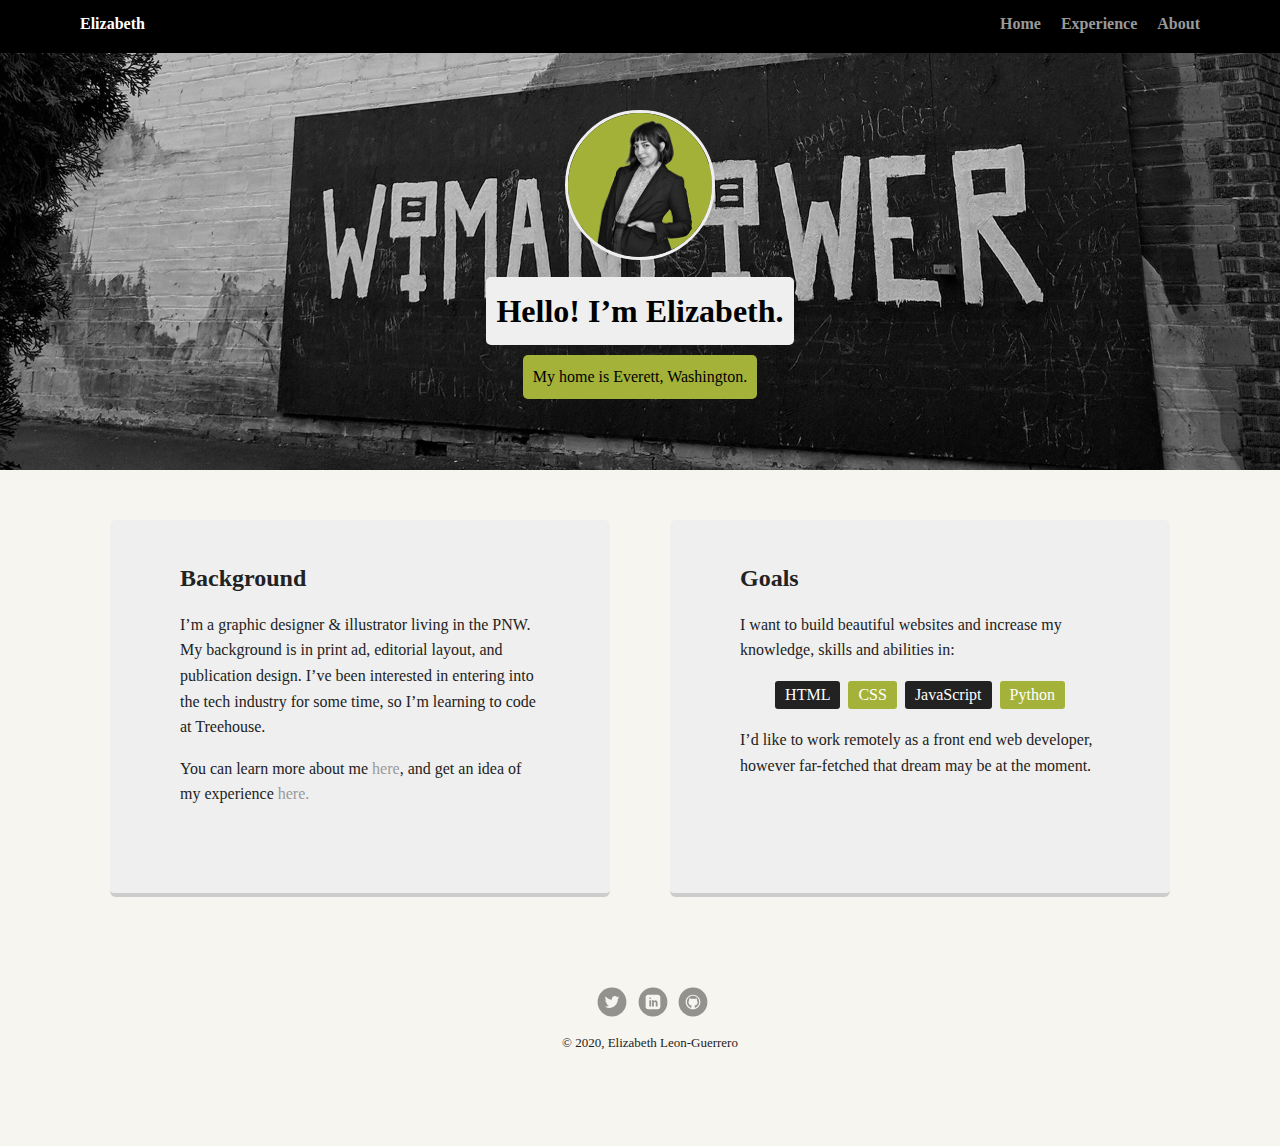
<file: index.html>
<!doctype html>
<html lang="en">
<head>
  <meta charset="utf-8">
  <title>Elizabeth Leon-Guerrero's Profile</title>
  <meta name="viewport" content="width=device-width, initial-scale=1.0">
  <link rel="stylesheet" href="styles.css">
  <link rel="icon" type="image/png" href="images/favicon.ico">
  <link href="https://fonts.googleapis.com/css?family=Muli%7CRoboto:400,300,500,700,900" rel="stylesheet">
</head>
  <body>

    <nav class="main-nav">
        <ul class="nav">
          <li class="name">Elizabeth</li>
          <li><a href="index.html">Home</a></li>
          <li><a href="pages/experience.html">Experience</a></li>
          <li><a href="pages/about.html">About</a></li>
        </ul>
      </nav>

    <header>
      <img src="images/new_profile_pic.png" alt="Photo of Elizabeth Leon-Guerrero" class="profile-image">
      <h1 class="tag name">Hello! I’m Elizabeth.</h1>
      <p class="tag location">My home is Everett, Washington.</p>
    </header>

    <main class="flex">
      <section class="card">
        <h2>Background</h2>
        <p>I’m a graphic designer &amp; illustrator living in the PNW. My background is in print ad, editorial layout, and publication design. I’ve been interested in entering into the tech industry for some time, so I’m learning to code at Treehouse.</p>
        <p>You can learn more about me <a href="pages/about.html">here</a>, and get an idea of my experience <a href="pages/experience.html">here.</a></p>
      </section> 

      <section class="card">
        <h2>Goals</h2>
        <p>I want to build beautiful websites and increase my knowledge, skills and abilities in:</p>
        <ul class="skills">
          <li>HTML</li>
          <li>CSS</li>
          <li>JavaScript</li>
          <li>Python</li>
        </ul>
        <p>I’d like to work remotely as a front end web developer, however far-fetched that dream may be at the moment.</p>
      </section> 

    </main>
    <footer>
      <ul>
        <li><a href="https://twitter.com/stoicandpariah" class="social twitter" target="_blank">Twitter</a></li>
        <li><a href="https://linkedin.com/in/elizabethleonguerrero" class="social linkedin" target="_blank">LinkedIn</a></li>
        <li><a href="https://github.com/discolizzy" class="social github" target="_blank">Github</a></li>
      </ul>
      <p class="copyright"><small>&copy; 2020, Elizabeth Leon-Guerrero</small></p>
    </footer>
  </body>
  </html>
</file>
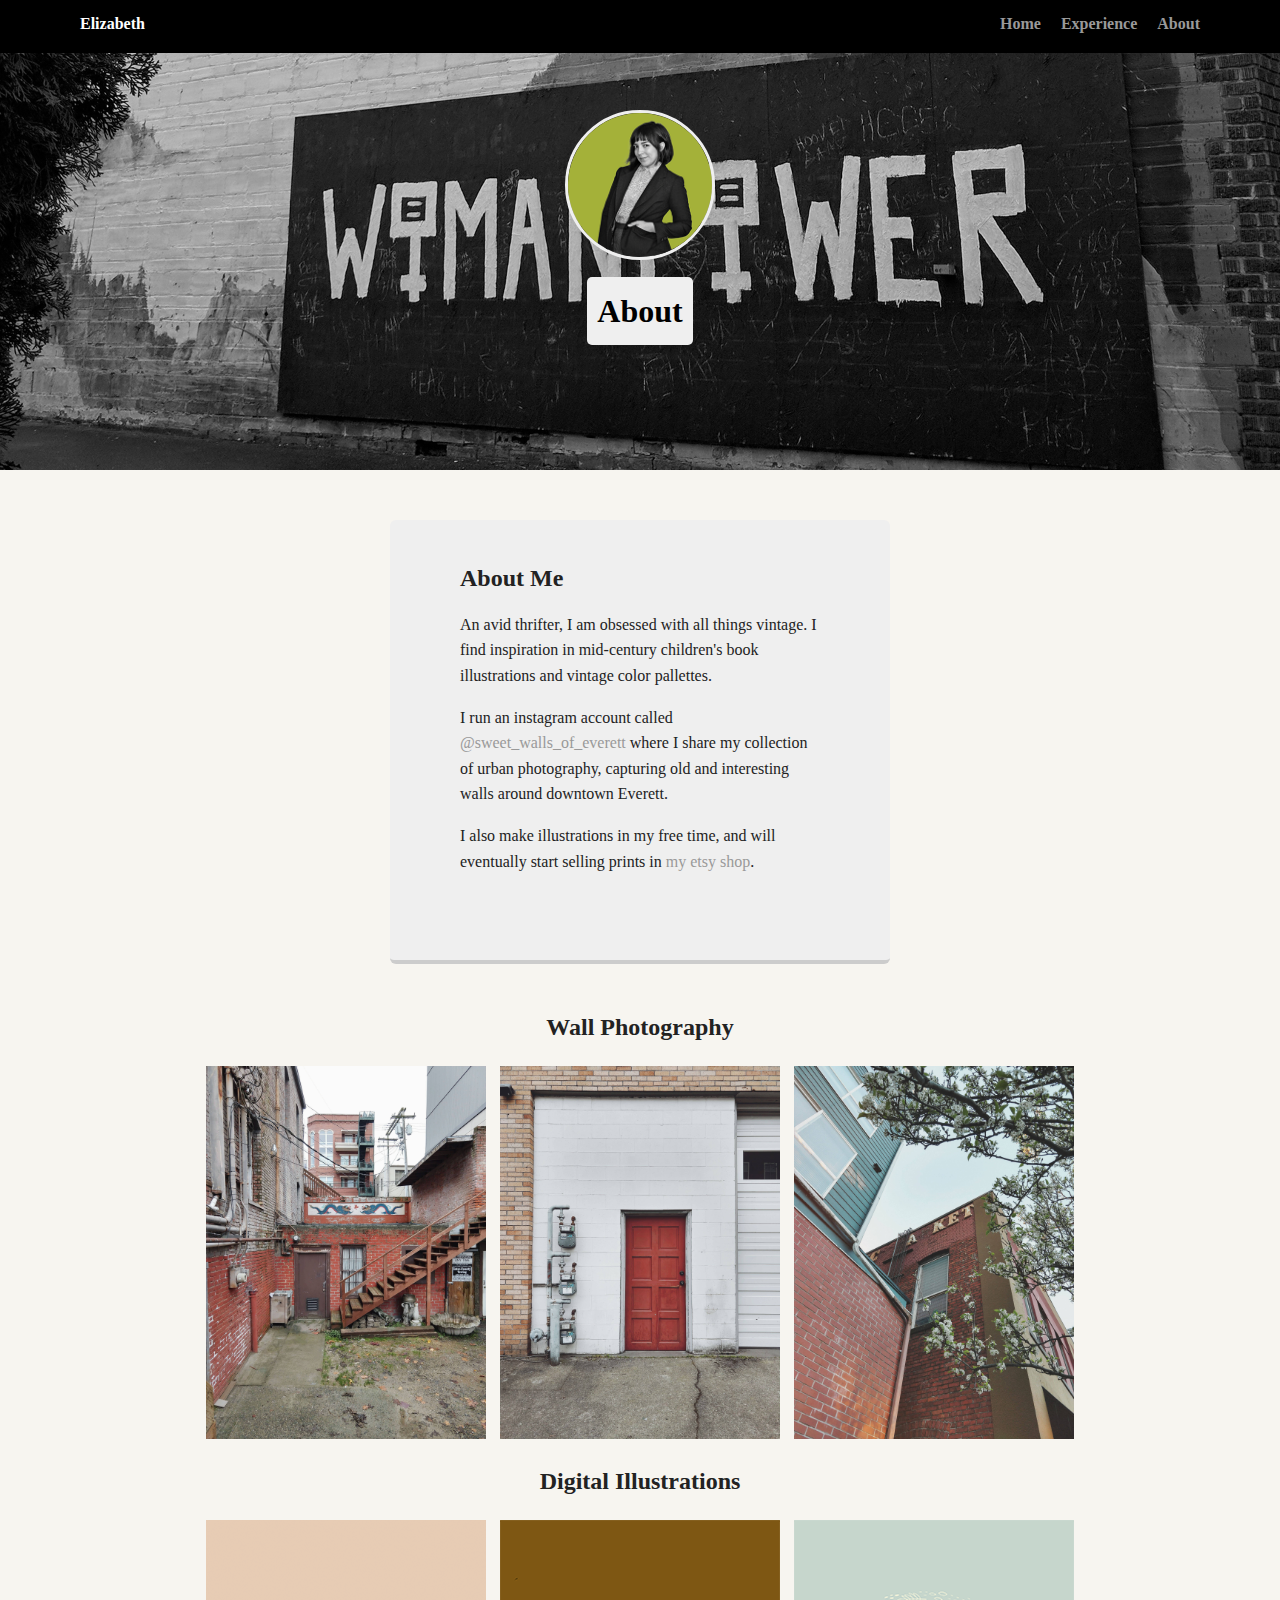
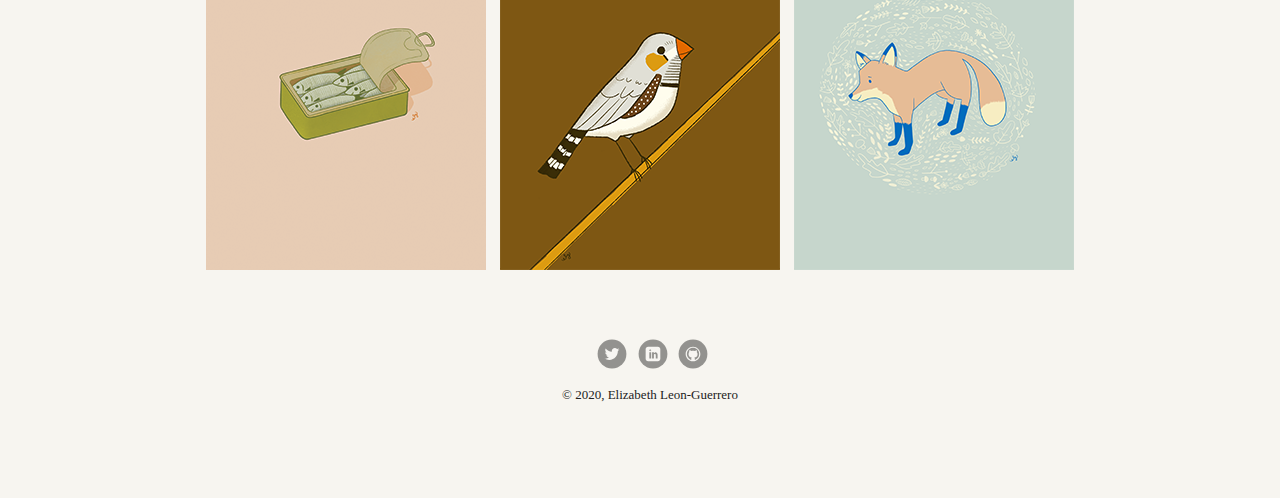
<file: pages/about.html>
<!DOCTYPE html>
<html lang="en">
<head>
    <meta charset="utf-8">
    <title>About</title>
    <meta name="viewport" content="width=device-width, initial-scale=1.0">
    <link rel="stylesheet" href="../styles.css">
    <link rel="icon" type="image/png" href="../images/favicon.ico">
    <link href="https://fonts.googleapis.com/css?family=Muli%7CRoboto:400,300,500,700,900" rel="stylesheet">
</head>
<body>
    <nav class="main-nav">
        <ul class="nav">
          <li class="name">Elizabeth</li>
          <li><a href="../index.html">Home</a></li>
          <li><a href="../pages/experience.html">Experience</a></li>
          <li><a href="../pages/about.html">About</a></li>
        </ul>
      </nav>

    <header>
        <img src="../images/new_profile_pic.png" alt="Photo of Elizabeth Leon-Guerrero" class="profile-image">
        <h1 class="tag name">About</h1>
    </header>   
    
    <main class="flex">
        <section class="card">
            <h2>About Me</h2>
            <p>An avid thrifter, I am obsessed with all things vintage. I find inspiration in mid-century children's book illustrations and vintage color pallettes. </p>
            <p>I run an instagram account called <a href="https://www.instagram.com/sweet_walls_of_everett/" target="_blank">&#64;sweet_walls_of_everett</a> where I share my collection of urban photography, capturing old and interesting walls around downtown Everett.</p>
            <p>I also make illustrations in my free time, and will eventually start selling prints in <a href="https://www.etsy.com/shop/stoicandpariah" target="_blank">my etsy shop</a>.</p>
        </section>

    </main>

    <section>
        <h2>Wall Photography</h2>
        <img class="photography" src="../images/SweetWalls_1.jpg" alt="Photo of brick wall in Everett">
        <img class="photography" src="../images/SweetWalls_2.jpg" alt="Photo of red door in Everett">
        <img class="photography" src="../images/SweetWalls_3.jpg" alt="Photo of old sign in Everett">
    </section>

    <section>
        <h2>Digital Illustrations</h2>
        <img class="illustration" src="../images/Illustration1.png" alt="Sardines Illustration">
        <img class="illustration" src="../images/Illustration2.png" alt="Zebra Finch Illustration">
        <img class="illustration" src="../images/Illustration3.png" alt="Fox Illustration">
    </section>

    <!-- Saving this bit of code as a comment just in case I decide to use it after all
         <section>
        <h2>Handmade Brooches</h2>
        <img class="brooches" src="../images/Brooch1.jpg" alt="Paper airplane brooch">
        <img class="brooches" src="../images/Brooch2.jpg" alt="Record player brooch">
        <img class="brooches" src="../images/Brooch3.jpg" alt="Pancakes brooch">
    </section> 
    -->

    <footer>
        <ul>
          <li><a href="https://twitter.com/stoicandpariah" class="social twitter" target="_blank">Twitter</a></li>
          <li><a href="https://linkedin.com/in/elizabethleonguerrero" class="social linkedin" target="_blank">LinkedIn</a></li>
          <li><a href="https://github.com/discolizzy" class="social github" target="_blank">Github</a></li>
        </ul>
        <p class="copyright"><small>&copy; 2020, Elizabeth Leon-Guerrero</small></p>
      </footer> 
</body>
</html>
</file>
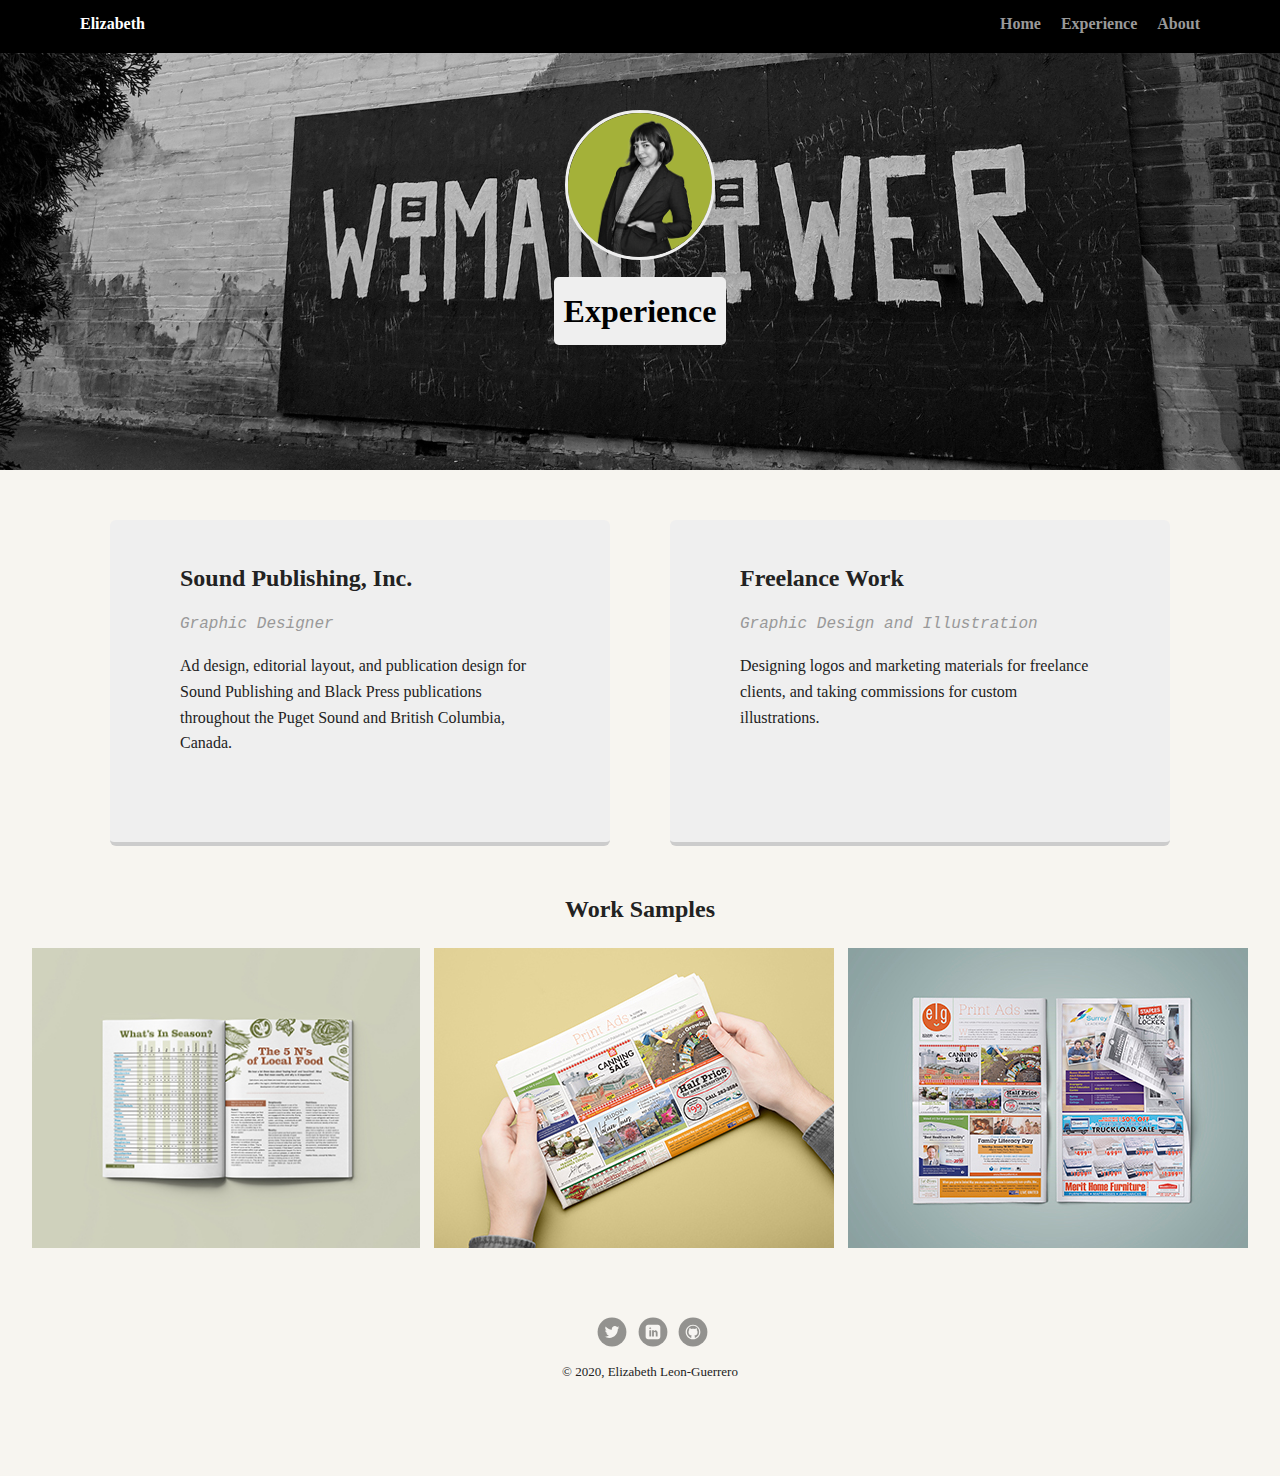
<file: pages/experience.html>
<!DOCTYPE html>
<html lang="en">
<head>
    <meta charset="utf-8">
    <title>Experience</title>
    <meta name="viewport" content="width=device-width, initial-scale=1.0">
    <link rel="stylesheet" href="../styles.css">
    <link rel="icon" type="image/png" href="../images/favicon.ico">
    <link href="https://fonts.googleapis.com/css?family=Muli%7CRoboto:400,300,500,700,900" rel="stylesheet">
</head>
<body>
    <nav class="main-nav">
        <ul class="nav">
          <li class="name">Elizabeth</li>
          <li><a href="../index.html">Home</a></li>
          <li><a href="../pages/experience.html">Experience</a></li>
          <li><a href="../pages/about.html">About</a></li>
        </ul>
      </nav>

    <header>
        <img src="../images/new_profile_pic.png" alt="Photo of Elizabeth Leon-Guerrero" class="profile-image">
        <h1 class="tag name">Experience</h1>
    </header>

    <main class="flex">
        <section class="card">
         <h2>Sound Publishing, Inc.</h2>   
         <p class="job-title">Graphic Designer</p>
         <p>Ad design, editorial layout, and publication design for Sound Publishing and Black Press publications throughout the Puget Sound and British Columbia, Canada.</p>
        </section>

        <section class="card">
            <h2>Freelance Work</h2>
            <p class="job-title">Graphic Design and Illustration</p>
            <p>Designing logos and marketing materials for freelance clients, and taking commissions for custom illustrations.</p>
        </section>

    </main>

    <section>
        <h2>Work Samples</h2>
        <img class="work-samples" src="../images/worksample1.jpg" alt="Magazine layout spread">
        <img class="work-samples" src="../images/worksample2.jpg" alt="Samples of print ads">
        <img class="work-samples" src="../images/worksample3.jpg" alt="More samples of print ads">
    </section>

    <footer>
        <ul>
          <li><a href="https://twitter.com/stoicandpariah" class="social twitter" target="_blank">Twitter</a></li>
          <li><a href="https://linkedin.com/in/elizabethleonguerrero" class="social linkedin" target="_blank">LinkedIn</a></li>
          <li><a href="https://github.com/discolizzy" class="social github" target="_blank">Github</a></li>
        </ul>
        <p class="copyright"><small>&copy; 2020, Elizabeth Leon-Guerrero</small></p>
      </footer>
</body>
</html>
</file>
<file: styles.css>
/* Global Layout Set-up */
* { 
  box-sizing: border-box;
}
  
body {
  margin: 0;
  padding: 0;
  text-align: center;
  font-family: futura;
  color: #222222;
  background: #f7f5f0;
}
/* Link Styles */

a {
  text-decoration: none;
  color: #999;
}
a:hover {
  color: #a4b239;
}

/* Section Styles */

.main-nav {
  width: 100%;
  background: black;
  min-height: 30px;
  padding: 10px;
  position: fixed;
  text-align: center;
}
.nav {
  display: flex;
  justify-content: space-around;
  font-weight: 700;
  list-style-type: none;
  margin: 0 auto;
  padding: 0;
}

.nav .name {
    display: block;
    margin-right: auto;
    color: white;
}
.nav li {
  padding: 5px 10px 10px 10px;
}
.nav a {
  transition: all .5s;
}
.nav a:hover {
  color: white
}

header {
  text-align: center;
  background: url('images/new_background_2.jpg') no-repeat top center ;
  background-size: cover;
  overflow: hidden;
  padding-top: 60px;
}
header {
  line-height: 1.5;
}
header .profile-image {
  margin-top: 50px;
  width: 150px;
  height: 150px;
  border-radius: 50%;
  border: 3px solid #efefef;
  transition: all .3s;
}
header .profile-image:hover {
  transform: scale(1.5) rotate(5deg);
}
.tag {
  background-color: #efefef;
  color: black;
  padding: 10px;
  border-radius: 5px;
  display: table;
  margin: 10px auto;
} 
.location {
  background-color: #a4b239;
  color: 222222;
}
.card {
  margin: 30px;
  padding: 25px 70px 70px;
  max-width: 500px;
  text-align: left;
  background: #efefef;
  border-bottom: 4px solid #ccc;
  border-radius: 6px;
  transition: all .5s;
}
.card:hover {
  border-color: #a4b239;
}

ul.skills {
  padding: 0;
  text-align: center;
}

.skills li {
  border-radius: 3px;
  display: inline-block;
  background: #a4b239;
  color: white;
  padding: 5px 10px;
  margin: 2px;
}

.skills li:nth-child(odd) {
  background: #222222;
}

footer {
  width: 100%;
  min-height: 30px;
  padding: 20px 0 40px 20px;
}

footer .copyright {
  top: -8px;
  font-size: .75em;
}

footer ul {
  list-style-type: none;
  margin: 0;
  padding: 0;
}

footer ul li {
  display: inline-block;
}

a.social {
  display: inline-block;
  text-indent: -9999px;
  margin-left: 5px;
  width: 30px;
  height: 30px;
  background-size: 30px 30px;
  opacity: .4;
  transition: all .5s;
}
a.twitter {
  background-image: url(images/twitter.svg);
}
a.linkedin {
  background-image: url(images/linkedin.svg);
}
a.github {
  background-image: url(images/github.svg);
}
a.social:hover {
  opacity: 1;
}
.clearfix {
  clear: both;
}
.job-title {
  font-family: "courier new";
  font-style: italic;
  color: #999;
}

.photography {
  max-width: 280px;
  margin: 5px;
}

.brooches {
  width: 280px; /* width of container */
  height: 280px; /* height of container */
  object-fit: cover;
  margin: 5px;
}

.illustration {
  max-width: 280px;
  margin: 5px;
}

.work-samples {
  max-height: 300px;
  margin: 5px;
}

/* Styles for larger screens */
@media screen and (min-width: 720px) {
  
  .flex {
      display: -ms-flexbox;      /* TWEENER - IE 10 */
      display: flex; 
      max-width: 1200px;
      -ms-flex-pack: distribute;
      justify-content: center;
      margin: 0 auto;
  }

  header {
    min-height: 470px;
  }

  .nav {
    max-width: 1200px;
    padding: 0 30px;
  }


  main {
    padding-top: 20px;
  }

  main p {
    line-height: 1.6em;
  }

  footer {
    font-size: 1.3em;
    max-width: 1200px;
    margin: 40px auto;
  }

}
</file>
